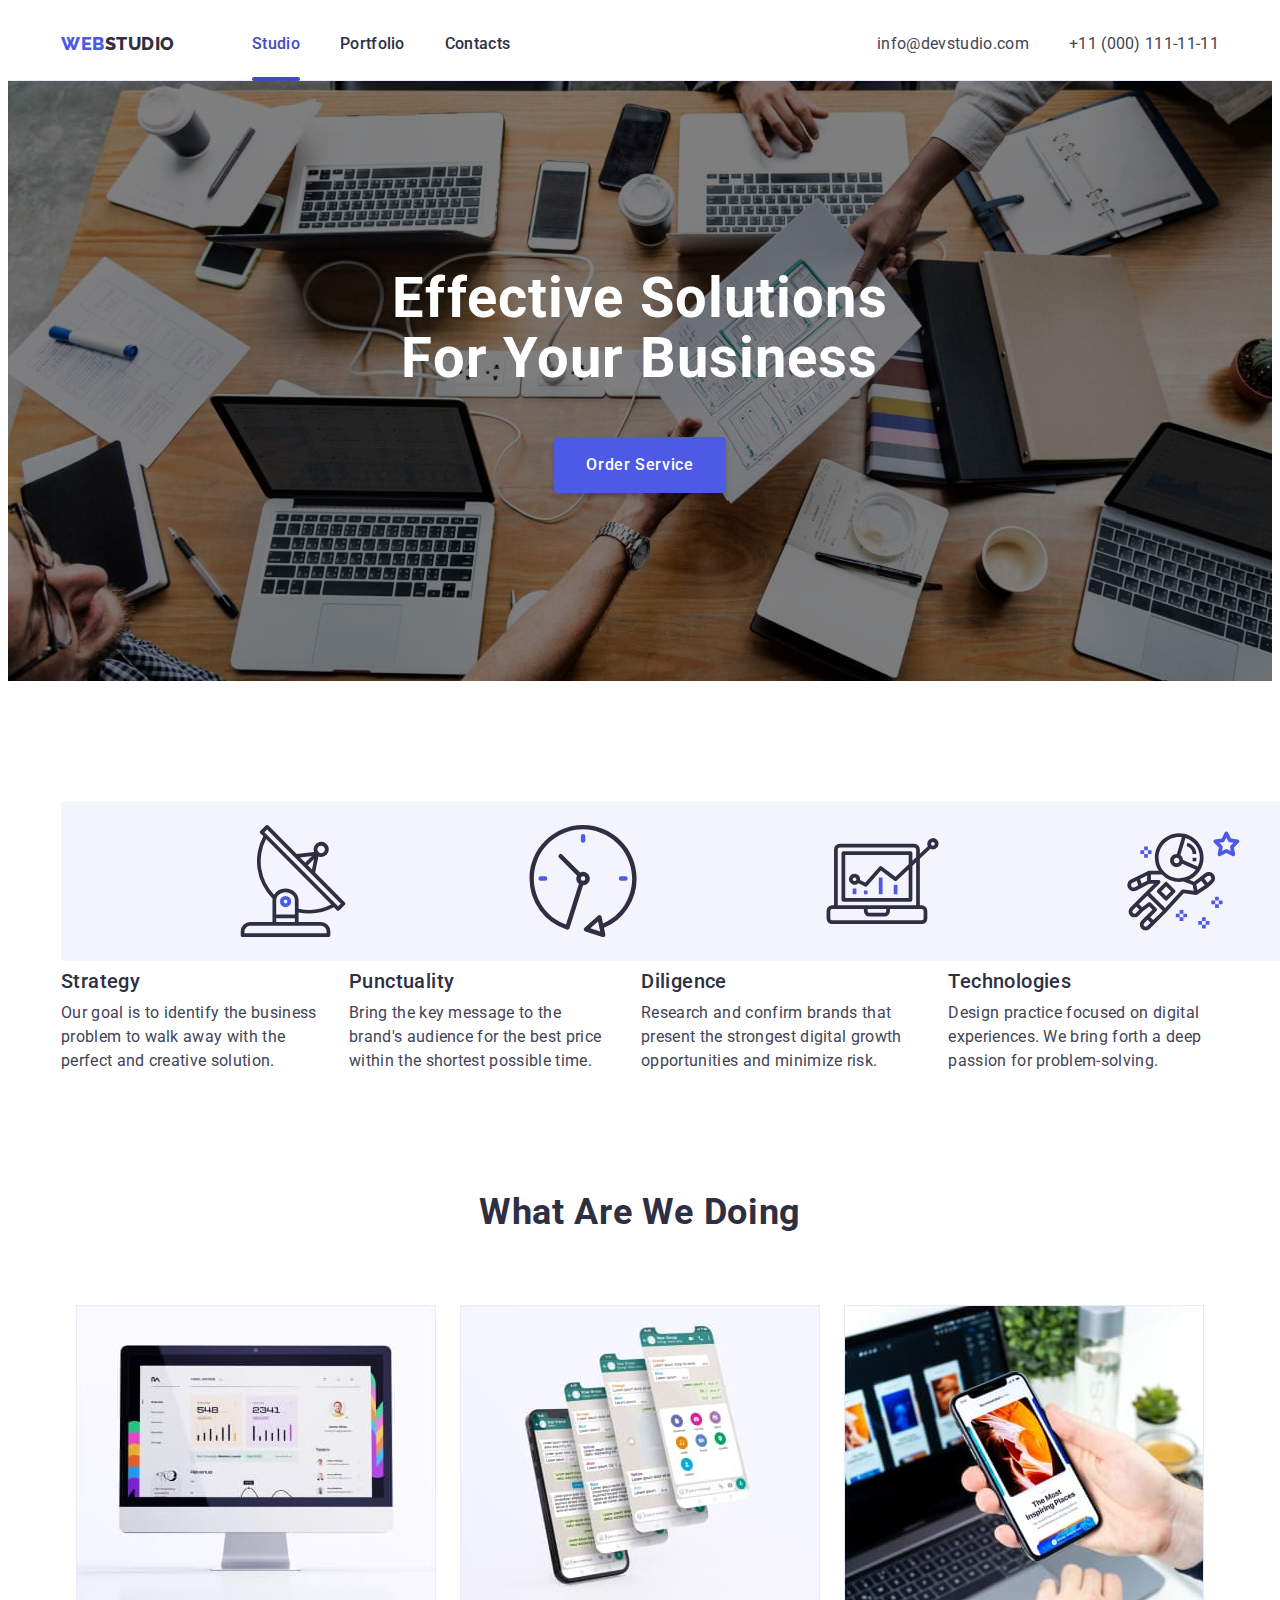
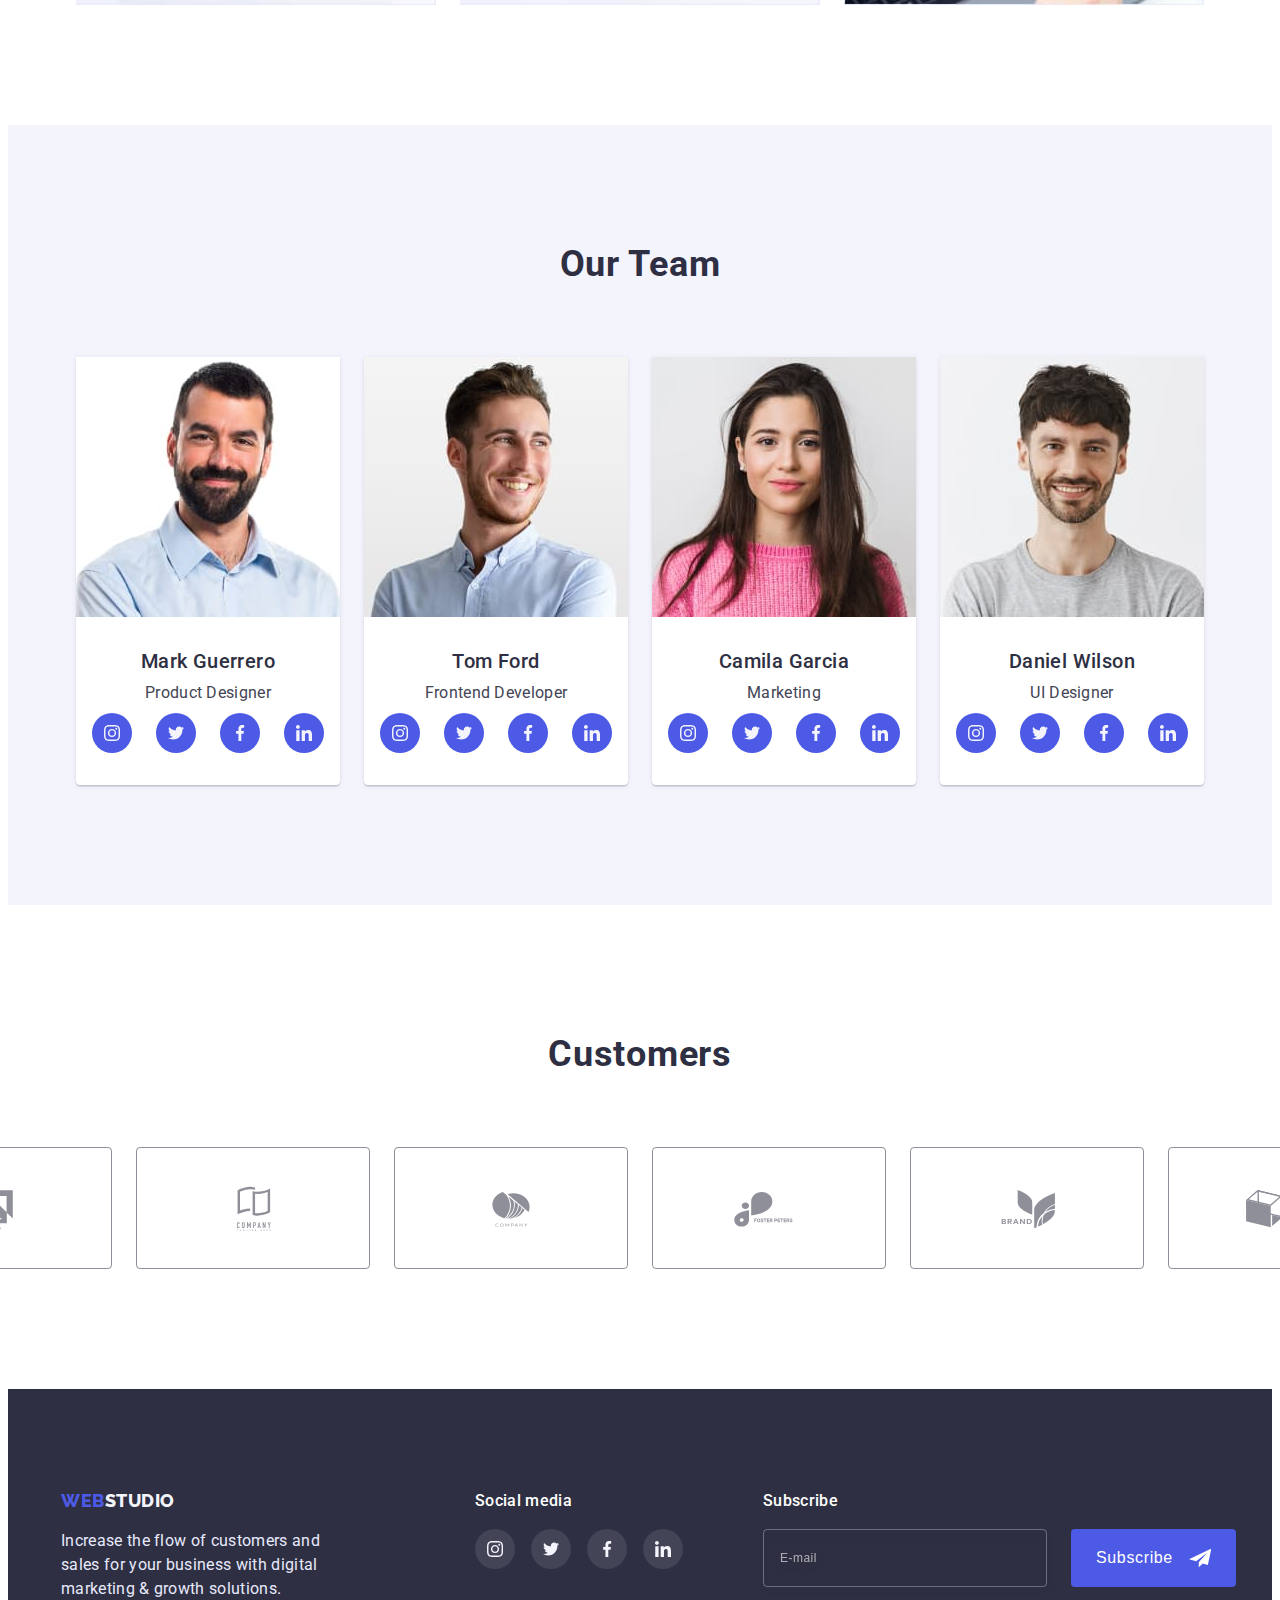
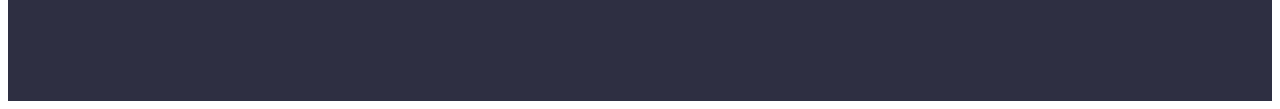
<file: index.html>
<!DOCTYPE html>
<html lang="en">
  <head>
    <meta charset="UTF-8" />
    <meta http-equiv="X-UA-Compatible" content="IE=edge" />
    <meta name="viewport" content="width=device-width, initial-scale=1.0" />
    <title>WEBSTUDIO</title>
    <link rel="preconnect" href="https://fonts.googleapis.com" />
    <link rel="preconnect" href="https://fonts.gstatic.com" crossorigin />
    <link
      href="https://fonts.googleapis.com/css2?family=Raleway:wght@800&family=Roboto:wght@400;500;700;900&display=swap"
      rel="stylesheet"
    />
    <link
      rel="stylesheet"
      href="https://cdnjs.cloudflare.com/ajax/libs/modern-normalize/1.1.0/modern-normalize.min.css"
      integrity="sha512-wpPYUAdjBVSE4KJnH1VR1HeZfpl1ub8YT/NKx4PuQ5NmX2tKuGu6U/JRp5y+Y8XG2tV+wKQpNHVUX03MfMFn9Q=="
      crossorigin="anonymous"
      referrerpolicy="no-referrer"
    />
    <link rel="stylesheet" href="./css/styles.css" />
  </head>
  <body>
    <!--Header-->
    <header class="header">
      <div class="container header-container">
        <nav class="navigation">
          <a class="logo link" href="./index.html"
            >Web<span class="logo-studio">Studio</span></a
          >
          <ul class="menu list">
            <li class="menu-item">
              <a class="menu-link current link" href="./index.html">Studio</a>
            </li>
            <li class="menu-item">
              <a class="menu-link link" href="./portfolio.html">Portfolio</a>
            </li>
            <li class="menu-item">
              <a class="menu-link link" href="">Contacts</a>
            </li>
          </ul>
        </nav>
        <address class="address">
          <ul class="contacts list">
            <li class="contacts-item">
              <a class="contacts-link link" href="mailto:info@devstudio.com"
                >info@devstudio.com</a
              >
            </li>
            <li class="contacts-item">
              <a class="contacts-link link" href="tel:+110001111111"
                >+11 (000) 111-11-11</a
              >
            </li>
          </ul>
        </address>
      </div>
    </header>
    <!--Main Page-->
    <main>
      <!--HERO-->
      <section class="hero">
        <div class="container hero-container">
          <h1 class="hero-title">Effective solutions for your business</h1>
          <button class="hero-btn hero-btn-text" type="button" data-modal-open>
            Order service
          </button>
        </div>
      </section>
      <!--Advantages-->
      <section class="advantages">
        <div class="container">
          <h2 class="visualy-hidden">Advantages</h2>
          <ul class="adv-list list">
            <li class="adv-list-item">
              <svg class="adv-icon" width="64" height="64">
                <use href="./images/sprite.svg#icon-antenna"></use>
              </svg>
              <h3 class="adv-list-title">Strategy</h3>
              <p class="adv-list-text">
                Our goal is to identify the business problem to walk away with
                the perfect and creative solution.
              </p>
            </li>
            <li class="adv-list-item">
              <svg class="adv-icon" width="64" height="64">
                <use href="./images/sprite.svg#icon-clock"></use>
              </svg>
              <h3 class="adv-list-title">Punctuality</h3>
              <p class="adv-list-text">
                Bring the key message to the brand's audience for the best price
                within the shortest possible time.
              </p>
            </li>
            <li class="adv-list-item">
              <svg class="adv-icon" width="64" height="64">
                <use href="./images/sprite.svg#icon-diagram"></use>
              </svg>
              <h3 class="adv-list-title">Diligence</h3>
              <p class="adv-list-text">
                Research and confirm brands that present the strongest digital
                growth opportunities and minimize risk.
              </p>
            </li>
            <li class="adv-list-item">
              <svg class="adv-icon" width="64" height="64">
                <use href="./images/sprite.svg#icon-astronaut"></use>
              </svg>
              <h3 class="adv-list-title">Technologies</h3>
              <p class="adv-list-text">
                Design practice focused on digital experiences. We bring forth a
                deep passion for problem-solving.
              </p>
            </li>
          </ul>
        </div>
      </section>

      <!--Our Works-->
      <section class="our-works">
        <div class="container container-our-works">
          <h2 class="section-title">What are we doing</h2>
          <ul class="our-works-list list">
            <li><img src="./images/img1.jpg" alt="img1" width="360" /></li>
            <li><img src="./images/img2.jpg" alt="img2" width="360" /></li>
            <li><img src="./images/img3.jpg" alt="img3" width="360" /></li>
          </ul>
        </div>
      </section>

      <!--Our Team-->
      <section class="team">
        <div class="container">
          <h2 class="section-title">Our Team</h2>
          <ul class="team-list list">
            <li class="team-list-item">
              <img
                src="./images/img4.jpg"
                alt="Mark Guerrero"
                width="264"
                height="260"
              />
              <div class="team-card">
                <h3 class="team-member">Mark Guerrero</h3>
                <p class="team-member-discr">Product Designer</p>
                <ul class="social-list list">
                  <li class="social-list-item">
                    <a href="" class="social-list-link link">
                      <svg class="social-list-icon" width="16" height="16">
                        <use href="./images/sprite.svg#icon-inst"></use>
                      </svg>
                    </a>
                  </li>
                  <li class="social-list-item">
                    <a href="" class="social-list-link link">
                      <svg class="social-list-icon" width="16" height="16">
                        <use href="./images/sprite.svg#icon-twit"></use>
                      </svg>
                    </a>
                  </li>
                  <li class="social-list-item">
                    <a href="" class="social-list-link link">
                      <svg class="social-list-icon" width="16" height="16">
                        <use href="./images/sprite.svg#icon-fb"></use>
                      </svg>
                    </a>
                  </li>
                  <li class="social-list-item">
                    <a href="" class="social-list-link link">
                      <svg class="social-list-icon" width="16" height="16">
                        <use href="./images/sprite.svg#icon-in"></use>
                      </svg>
                    </a>
                  </li>
                </ul>
              </div>
            </li>
            <li class="team-list-item">
              <img
                src="./images/img5.jpg"
                alt="Tom Ford"
                width="264"
                height="260"
              />
              <div class="team-card">
                <h3 class="team-member">Tom Ford</h3>
                <p class="team-member-discr">Frontend Developer</p>
                <ul class="social-list list">
                  <li class="social-list-item">
                    <a href="" class="social-list-link link">
                      <svg class="social-list-icon" width="16" height="16">
                        <use href="./images/sprite.svg#icon-inst"></use>
                      </svg>
                    </a>
                  </li>
                  <li class="social-list-item">
                    <a href="" class="social-list-link link">
                      <svg class="social-list-icon" width="16" height="16">
                        <use href="./images/sprite.svg#icon-twit"></use>
                      </svg>
                    </a>
                  </li>
                  <li class="social-list-item">
                    <a href="" class="social-list-link link">
                      <svg class="social-list-icon" width="16" height="16">
                        <use href="./images/sprite.svg#icon-fb"></use>
                      </svg>
                    </a>
                  </li>
                  <li class="social-list-item">
                    <a href="" class="social-list-link link">
                      <svg class="social-list-icon" width="16" height="16">
                        <use href="./images/sprite.svg#icon-in"></use>
                      </svg>
                    </a>
                  </li>
                </ul>
              </div>
            </li>
            <li class="team-list-item">
              <img
                src="./images/img6.jpg"
                alt="Camila Garcia"
                width="264"
                height="260"
              />
              <div class="team-card">
                <h3 class="team-member">Camila Garcia</h3>
                <p class="team-member-discr">Marketing</p>
                <ul class="social-list list">
                  <li class="social-list-item">
                    <a href="" class="social-list-link link">
                      <svg class="social-list-icon" width="16" height="16">
                        <use href="./images/sprite.svg#icon-inst"></use>
                      </svg>
                    </a>
                  </li>
                  <li class="social-list-item">
                    <a href="" class="social-list-link link">
                      <svg class="social-list-icon" width="16" height="16">
                        <use href="./images/sprite.svg#icon-twit"></use>
                      </svg>
                    </a>
                  </li>
                  <li class="social-list-item">
                    <a href="" class="social-list-link link">
                      <svg class="social-list-icon" width="16" height="16">
                        <use href="./images/sprite.svg#icon-fb"></use>
                      </svg>
                    </a>
                  </li>
                  <li class="social-list-item">
                    <a href="" class="social-list-link link">
                      <svg class="social-list-icon" width="16" height="16">
                        <use href="./images/sprite.svg#icon-in"></use>
                      </svg>
                    </a>
                  </li>
                </ul>
              </div>
            </li>
            <li class="team-list-item">
              <img
                src="./images/img7.jpg"
                alt="Daniel Wilson"
                width="264"
                height="260"
              />
              <div class="team-card">
                <h3 class="team-member">Daniel Wilson</h3>
                <p class="team-member-discr">UI Designer</p>
                <ul class="social-list list">
                  <li class="social-list-item">
                    <a href="" class="social-list-link link">
                      <svg class="social-list-icon" width="16" height="16">
                        <use href="./images/sprite.svg#icon-inst"></use>
                      </svg>
                    </a>
                  </li>
                  <li class="social-list-item">
                    <a href="" class="social-list-link link">
                      <svg class="social-list-icon" width="16" height="16">
                        <use href="./images/sprite.svg#icon-twit"></use>
                      </svg>
                    </a>
                  </li>
                  <li class="social-list-item">
                    <a href="" class="social-list-link link">
                      <svg class="social-list-icon" width="16" height="16">
                        <use href="./images/sprite.svg#icon-fb"></use>
                      </svg>
                    </a>
                  </li>
                  <li class="social-list-item">
                    <a href="" class="social-list-link link">
                      <svg class="social-list-icon" width="16" height="16">
                        <use href="./images/sprite.svg#icon-in"></use>
                      </svg>
                    </a>
                  </li>
                </ul>
              </div>
            </li>
          </ul>
        </div>
      </section>

      <!--CUSTOMERS-->
      <section class="customers">
        <div class="container">
          <h2 class="section-title">Customers</h2>
          <ul class="list customers-list">
            <li class="customers-list-item list">
              <a href="" class="customers-link link">
                <svg class="customers-icon" width="168" height="88">
                  <use href="./images/sprite.svg#icon-client-1"></use>
                </svg>
              </a>
            </li>
            <li class="customers-list-item list">
              <a href="" class="customers-link link">
                <svg class="customers-icon" width="168" height="88">
                  <use href="./images/sprite.svg#icon-client-2"></use>
                </svg>
              </a>
            </li>
            <li class="customers-list-item list">
              <a href="" class="customers-link link">
                <svg class="customers-icon" width="168" height="88">
                  <use href="./images/sprite.svg#icon-client-3"></use>
                </svg>
              </a>
            </li>
            <li class="customers-list-item list">
              <a href="" class="customers-link link">
                <svg class="customers-icon" width="168" height="88">
                  <use href="./images/sprite.svg#icon-client-4"></use>
                </svg>
              </a>
            </li>
            <li class="customers-list-item list">
              <a href="" class="customers-link link">
                <svg class="customers-icon" width="168" height="88">
                  <use href="./images/sprite.svg#icon-client-5"></use>
                </svg>
              </a>
            </li>
            <li class="customers-list-item list">
              <a href="" class="customers-link link">
                <svg class="customers-icon" width="168" height="88">
                  <use href="./images/sprite.svg#icon-client-6"></use>
                </svg>
              </a>
            </li>
          </ul>
        </div>
      </section>
    </main>
    <!--Footer-->
    <footer class="footer">
      <div class="footer-container container">
        <div class="footer-info">
          <a class="logo link" href="./index.html"
            >Web<span class="logo-studio-footer">Studio</span></a
          >
          <p class="footer-text">
            Increase the flow of customers and sales for your business with
            digital marketing & growth solutions.
          </p>
        </div>
        <div class="footer-social-media">
          <p class="footer-title">Social media</p>
          <ul class="footer-social-list list">
            <li class="footer-social-list-item">
              <a href="" class="footer-social-list-link link">
                <svg class="footer-social-list-icon" width="16" height="16">
                  <use href="./images/sprite.svg#icon-inst"></use>
                </svg>
              </a>
            </li>
            <li class="footer-social-list-item">
              <a href="" class="footer-social-list-link link">
                <svg class="footer-social-list-icon" width="16" height="16">
                  <use href="./images/sprite.svg#icon-twit"></use>
                </svg>
              </a>
            </li>
            <li class="footer-social-list-item">
              <a href="" class="footer-social-list-link link">
                <svg class="footer-social-list-icon" width="16" height="16">
                  <use href="./images/sprite.svg#icon-fb"></use>
                </svg>
              </a>
            </li>
            <li class="footer-social-list-item">
              <a href="" class="footer-social-list-link link">
                <svg class="footer-social-list-icon" width="16" height="16">
                  <use href="./images/sprite.svg#icon-in"></use>
                </svg>
              </a>
            </li>
          </ul>
        </div>
        <div class="footer-subscription">
          <p class="footer-title">Subscribe</p>
          <form class="subscription-form">
            <label class="subscribe-label">
              <input
                type="email"
                class="subscription-input"
                name="user_email"
                placeholder="E-mail"
                required
              />
            </label>
            <button type="submit" class="subscription-btn">
              Subscribe<svg class="subscribe-icon" width="24" height="20">
                <use href="./images/sprite.svg#icon-send"></use>
              </svg>
            </button>
          </form>
        </div>
      </div>
    </footer>

    <!--MODAL-->
    <div class="backdrop is-hidden" data-modal>
      <div class="modal">
        <button type="button" class="modal-close-btn" data-modal-close>
          <svg class="close-icon" width="8" height="8">
            <use href="./images/sprite.svg#icon-close-icon"></use>
          </svg>
        </button>
        <p class="modal-data">Leave your contacts and we will call you back</p>

        <form class="modal-form">
          <label class="form-label">
            <span class="label-text">Name</span>
            <span class="input-container">
              <input
                type="text"
                class="form-input"
                name="user_name"
                required
                pattern="^[a-zA-Z]+$"
                minlength="2"
              />
              <svg class="input-icon" width="18" height="24">
                <use href="./images/sprite.svg#icon-name-icon"></use>
              </svg>
            </span>
          </label>

          <label class="form-label">
            <span class="label-text">Phone</span>
            <span class="input-container">
              <input
                type="tel"
                class="form-input"
                name="user_phone"
                required
                pattern="[0-9]{3}-[0-9]{3}-[0-9]{2}-[0-9]{2}"
                title="xxx-xxx-xx-xx"
              />
              <svg class="input-icon" width="18" height="24">
                <use href="./images/sprite.svg#icon-phone-icon"></use>
              </svg>
            </span>
          </label>

          <label class="form-label">
            <span class="label-text">Email</span>
            <span class="input-container">
              <input
                type="email"
                class="form-input"
                name="user_email"
                required
              />
              <svg class="input-icon" width="18" height="24">
                <use href="./images/sprite.svg#icon-email-icon"></use>
              </svg>
            </span>
          </label>

          <label class="form-label comment">
            <span class="label-text">Comment</span>
            <textarea
              class="form-comment"
              name="user_comment"
              placeholder="Text input"
            ></textarea>
          </label>

          <input
            id="user-policy"
            class="form-checkbox visualy-hidden"
            type="checkbox"
            name="user_policy"
            required
          />

          <label for="user-policy" class="label-checkbox"
            ><span
              ><svg class="check-icon" width="10" height="8">
                <use href="./images/sprite.svg#icon-check"></use></svg
            ></span>
            I accept the terms and conditions of the
            <a href="" class="contract-terms">Privacy Policy</a>
          </label>

          <button type="submit" class="modal-submit-btn">Send</button>
        </form>
      </div>
    </div>
    <script src="./js/modal.js"></script>
  </body>
</html>
</file>
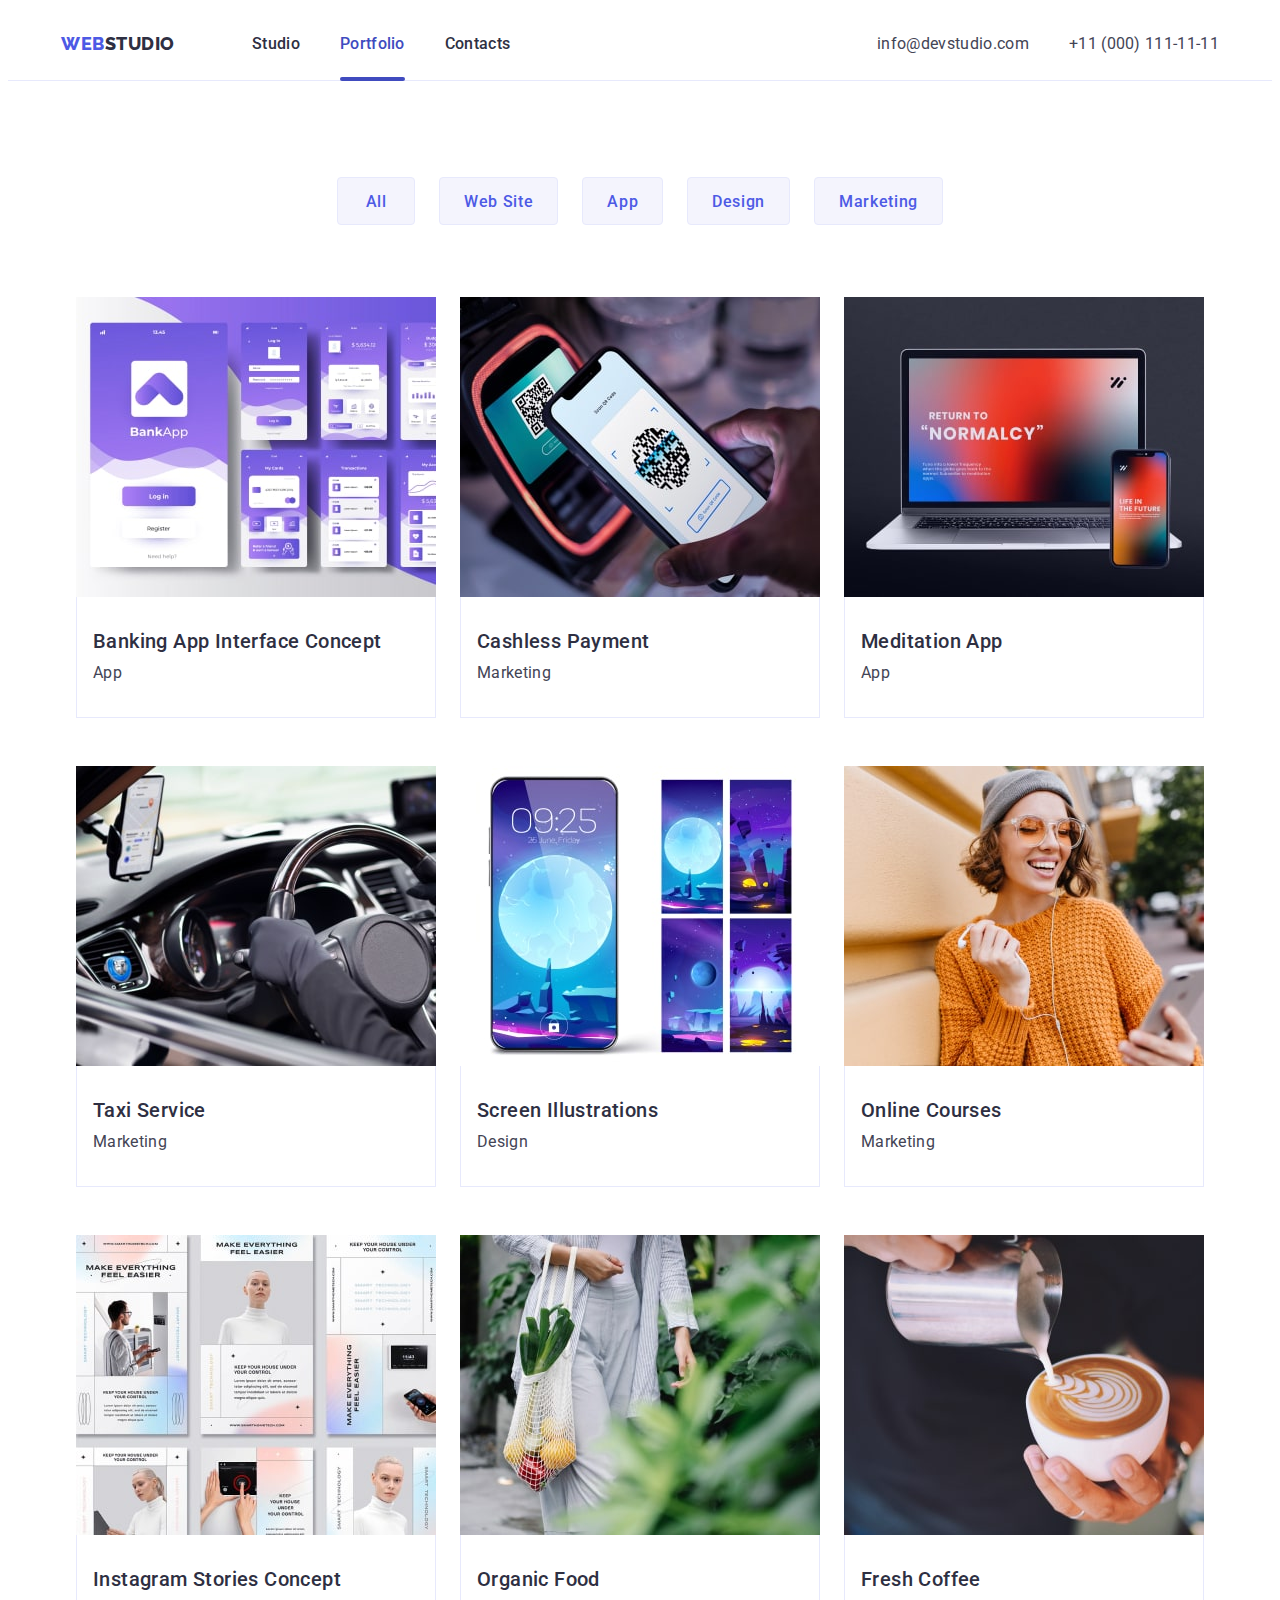
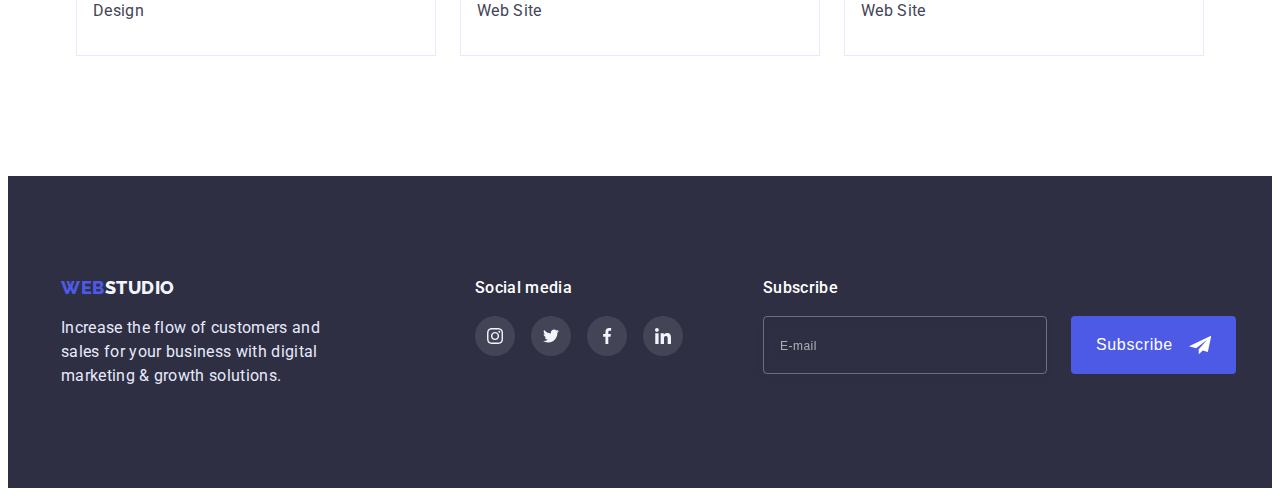
<file: portfolio.html>
<!DOCTYPE html>
<html lang="en">
  <head>
    <meta charset="UTF-8" />
    <meta http-equiv="X-UA-Compatible" content="IE=edge" />
    <meta name="viewport" content="width=device-width, initial-scale=1.0" />
    <title>PORTFOLIO</title>
    <link rel="preconnect" href="https://fonts.googleapis.com" />
    <link rel="preconnect" href="https://fonts.gstatic.com" crossorigin />
    <link
      href="https://fonts.googleapis.com/css2?family=Raleway:wght@800&family=Roboto:wght@400;500;700;900&display=swap"
      rel="stylesheet"
    />
    <link
      rel="stylesheet"
      href="https://cdnjs.cloudflare.com/ajax/libs/modern-normalize/1.1.0/modern-normalize.min.css"
      integrity="sha512-wpPYUAdjBVSE4KJnH1VR1HeZfpl1ub8YT/NKx4PuQ5NmX2tKuGu6U/JRp5y+Y8XG2tV+wKQpNHVUX03MfMFn9Q=="
      crossorigin="anonymous"
      referrerpolicy="no-referrer"
    />
    <link rel="stylesheet" href="./css/styles.css" />
  </head>
  <body>
    <!--Header-->
    <header class="header">
      <div class="container header-container">
        <nav class="navigation">
          <a class="logo link" href="./index.html"
            >Web<span class="logo-studio">Studio</span></a
          >
          <ul class="menu list">
            <li class="menu-item">
              <a class="menu-link link" href="./index.html">Studio</a>
            </li>
            <li class="menu-item">
              <a class="menu-link current link" href="./portfolio.html"
                >Portfolio</a
              >
            </li>
            <li class="menu-item">
              <a class="menu-link link" href="">Contacts</a>
            </li>
          </ul>
        </nav>
        <address class="address">
          <ul class="contacts list">
            <li class="contacts-item">
              <a class="contacts-link link" href="mailto:info@devstudio.com"
                >info@devstudio.com</a
              >
            </li>
            <li class="contacts-item">
              <a class="contacts-link link" href="tel:+110001111111"
                >+11 (000) 111-11-11</a
              >
            </li>
          </ul>
        </address>
      </div>
    </header>

    <!--Main Page-->
    <main>
      <section class="portfolio">
        <h1 class="visualy-hidden">Portfolio</h1>
        <div class="portfolio-container container">
          <ul class="portfolio-list list">
            <li class="portfolio-list-item">
              <button class="portfolio-btn" type="button">All</button>
            </li>
            <li class="portfolio-list-item">
              <button class="portfolio-btn" type="button">Web Site</button>
            </li>
            <li class="portfolio-list-item">
              <button class="portfolio-btn" type="button">App</button>
            </li>
            <li class="portfolio-list-item">
              <button class="portfolio-btn" type="button">Design</button>
            </li>
            <li class="portfolio-list-item">
              <button class="portfolio-btn" type="button">Marketing</button>
            </li>
          </ul>

          <ul class="gallery-list list">
            <li class="gallery-card">
              <a class="card-link link" href="">
                <div class="card-cover">
                  <img
                    src="./images-projects/card1-1.jpg"
                    alt="Banking App Interface Concept"
                    width="360"
                    height="300"
                  />
                  <p class="card-cover-text">
                    14 Stylish and User-Friendly App Design Concepts · Task
                    Manager App · Calorie Tracker App · Exotic Fruit Ecommerce
                    App · Cloud Storage App
                  </p>
                </div>
                <div class="card-info">
                  <h2 class="card-title">Banking App Interface Concept</h2>
                  <p class="card-text">App</p>
                </div></a
              >
            </li>
            <li class="gallery-card">
              <a class="card-link link" href="">
                <div class="card-cover">
                  <img
                    src="./images-projects/card1-2.jpg"
                    alt="Cashless Payment"
                    width="360"
                    height="300"
                  />
                  <p class="card-cover-text">
                    14 Stylish and User-Friendly App Design Concepts · Task
                    Manager App · Calorie Tracker App · Exotic Fruit Ecommerce
                    App · Cloud Storage App
                  </p>
                </div>
                <div class="card-info">
                  <h2 class="card-title">Cashless Payment</h2>
                  <p class="card-text">Marketing</p>
                </div></a
              >
            </li>
            <li class="gallery-card">
              <a class="card-link link" href="">
                <div class="card-cover">
                  <img
                    src="./images-projects/card1-3.jpg"
                    alt="Meditation App"
                    width="360"
                    height="300"
                  />
                  <p class="card-cover-text">
                    14 Stylish and User-Friendly App Design Concepts · Task
                    Manager App · Calorie Tracker App · Exotic Fruit Ecommerce
                    App · Cloud Storage App
                  </p>
                </div>
                <div class="card-info">
                  <h2 class="card-title">Meditation App</h2>
                  <p class="card-text">App</p>
                </div></a
              >
            </li>
            <li class="gallery-card">
              <a class="card-link link" href="">
                <div class="card-cover">
                  <img
                    src="./images-projects/card2-1.jpg"
                    alt="Taxi Service"
                    width="360"
                    height="300"
                  />
                  <p class="card-cover-text">
                    14 Stylish and User-Friendly App Design Concepts · Task
                    Manager App · Calorie Tracker App · Exotic Fruit Ecommerce
                    App · Cloud Storage App
                  </p>
                </div>
                <div class="card-info">
                  <h2 class="card-title">Taxi Service</h2>
                  <p class="card-text">Marketing</p>
                </div></a
              >
            </li>
            <li class="gallery-card">
              <a class="card-link link" href="">
                <div class="card-cover">
                  <img
                    src="./images-projects/card2-2.jpg"
                    alt="Screen Illustrations"
                    width="360"
                    height="300"
                  />
                  <p class="card-cover-text">
                    14 Stylish and User-Friendly App Design Concepts · Task
                    Manager App · Calorie Tracker App · Exotic Fruit Ecommerce
                    App · Cloud Storage App
                  </p>
                </div>
                <div class="card-info">
                  <h2 class="card-title">Screen Illustrations</h2>
                  <p class="card-text">Design</p>
                </div></a
              >
            </li>
            <li class="gallery-card">
              <a class="card-link link" href="">
                <div class="card-cover">
                  <img
                    src="./images-projects/card2-3.jpg"
                    alt="Online Courses"
                    width="360"
                    height="300"
                  />
                  <p class="card-cover-text">
                    14 Stylish and User-Friendly App Design Concepts · Task
                    Manager App · Calorie Tracker App · Exotic Fruit Ecommerce
                    App · Cloud Storage App
                  </p>
                </div>
                <div class="card-info">
                  <h2 class="card-title">Online Courses</h2>
                  <p class="card-text">Marketing</p>
                </div></a
              >
            </li>
            <li class="gallery-card">
              <a class="card-link link" href="">
                <div class="card-cover">
                  <img
                    src="./images-projects/card3-1.jpg"
                    alt="Instagram Stories Concept"
                    width="360"
                    height="300"
                  />
                  <p class="card-cover-text">
                    14 Stylish and User-Friendly App Design Concepts · Task
                    Manager App · Calorie Tracker App · Exotic Fruit Ecommerce
                    App · Cloud Storage App
                  </p>
                </div>
                <div class="card-info">
                  <h2 class="card-title">Instagram Stories Concept</h2>
                  <p class="card-text">Design</p>
                </div></a
              >
            </li>
            <li class="gallery-card">
              <a class="card-link link" href="">
                <div class="card-cover">
                  <img
                    src="./images-projects/card3-2.jpg"
                    alt="Organic Food"
                    width="360"
                    height="300"
                  />
                  <p class="card-cover-text">
                    14 Stylish and User-Friendly App Design Concepts · Task
                    Manager App · Calorie Tracker App · Exotic Fruit Ecommerce
                    App · Cloud Storage App
                  </p>
                </div>
                <div class="card-info">
                  <h2 class="card-title">Organic Food</h2>
                  <p class="card-text">Web Site</p>
                </div></a
              >
            </li>
            <li class="gallery-card">
              <a class="card-link link" href="">
                <div class="card-cover">
                  <img
                    src="./images-projects/card3-3.jpg"
                    alt="Fresh Coffee"
                    width="360"
                    height="300"
                  />
                  <p class="card-cover-text">
                    14 Stylish and User-Friendly App Design Concepts · Task
                    Manager App · Calorie Tracker App · Exotic Fruit Ecommerce
                    App · Cloud Storage App
                  </p>
                </div>
                <div class="card-info">
                  <h2 class="card-title">Fresh Coffee</h2>
                  <p class="card-text">Web Site</p>
                </div></a
              >
            </li>
          </ul>
        </div>
      </section>
    </main>
    <!--Footer-->
    <footer class="footer">
      <div class="footer-container container">
        <div class="footer-info">
          <a class="logo link" href="./index.html"
            >Web<span class="logo-studio-footer">Studio</span></a
          >
          <p class="footer-text">
            Increase the flow of customers and sales for your business with
            digital marketing & growth solutions.
          </p>
        </div>
        <div class="footer-social-media">
          <p class="footer-title">Social media</p>
          <ul class="footer-social-list list">
            <li class="footer-social-list-item">
              <a href="" class="footer-social-list-link link">
                <svg class="footer-social-list-icon" width="16" height="16">
                  <use href="./images/sprite.svg#icon-inst"></use>
                </svg>
              </a>
            </li>
            <li class="footer-social-list-item">
              <a href="" class="footer-social-list-link link">
                <svg class="footer-social-list-icon" width="16" height="16">
                  <use href="./images/sprite.svg#icon-twit"></use>
                </svg>
              </a>
            </li>
            <li class="footer-social-list-item">
              <a href="" class="footer-social-list-link link">
                <svg class="footer-social-list-icon" width="16" height="16">
                  <use href="./images/sprite.svg#icon-fb"></use>
                </svg>
              </a>
            </li>
            <li class="footer-social-list-item">
              <a href="" class="footer-social-list-link link">
                <svg class="footer-social-list-icon" width="16" height="16">
                  <use href="./images/sprite.svg#icon-in"></use>
                </svg>
              </a>
            </li>
          </ul>
        </div>
        <div class="footer-subscription">
          <p class="footer-title">Subscribe</p>
          <form class="subscription-form">
            <label class="subscribe-label">
              <input
                type="email"
                class="subscription-input"
                name="user_email"
                placeholder="E-mail"
                required
              />
            </label>
            <button type="submit" class="subscription-btn">
              Subscribe<svg class="subscribe-icon" width="24" height="20">
                <use href="./images/sprite.svg#icon-send"></use>
              </svg>
            </button>
          </form>
        </div>
      </div>
    </footer>

  </body>
</html>
</file>
<file: css/styles.css>
:root {
  --primary-text-color: #434455;
  --title-text-color: #2e2f42;
  --primary-bg-color: #fff;
  --second-bg-color: #2e2f42;
  --line-height: 1.5;
  --general-letter-spacing: 0.02em;
  --general-align-items: center;
  --flex-main-gap: 40px;
  --flex-list-gap: 24px;
  --timing-fn: cubic-bezier(0.4, 0, 0.2, 1);
}

body {
  font-family: "Roboto", sans-serif;
  color: var(--primary-text-color);
}

img {
  display: block;
}

p,
h1,
h2,
h3,
h4,
h5,
h6 {
  margin: 0;
}

ul {
  padding-left: 0;
  margin: 0;
}

button {
  cursor: pointer;
}

address {
  font-style: normal;
}

ul {
  font-style: normal;
  list-style: none;
  padding: 0;
  margin: 0;
}

.link {
  text-decoration: none;
}

.container {
  width: 1158px;
  margin: 0 auto;
  padding-left: 15px;
  padding-right: 15px;
}

/**HEADER*/
.header {
  border-bottom: 1px solid #e7e9fc;
}

.header-container {
  display: flex;
  align-items: var(--general-align-items);
  justify-content: space-between;
}

.navigation {
  display: flex;
  justify-content: space-between;
  align-items: var(--general-align-items);
}

.logo {
  display: inline-block;
  font-family: "Raleway", sans-serif;
  font-style: normal;
  font-weight: 800;
  font-size: 18px;
  line-height: 1.33;
  letter-spacing: 0.03em;
  text-transform: uppercase;
  color: #4d5ae5;
  width: 115px;
  height: 24px;
}

.logo-studio {
  color: var(--title-text-color);
}

.menu {
  display: flex;
  gap: var(--flex-main-gap);
  padding: 0;
  margin-left: 76px;
  transition: 250ms var(--timing-fn);
}

.menu-link {
  display: block;
  font-weight: 500;
  font-size: 16px;
  line-height: var(--line-height);
  letter-spacing: var(--general-letter-spacing);
  color: var(--title-text-color);
  padding-top: 24px;
  padding-bottom: 24px;
  transition: 250ms var(--timing-fn);
}

.menu-link:hover,
.menu-link:focus,
.menu-link:active {
  color: #404bbf;
}

.current {
  position: relative;
  color: #404bbf;
}

.current::after {
  content: "";
  position: absolute;
  left: 0;
  bottom: -1px;
  display: block;
  width: 100%;
  height: 4px;
  background: #404bbf;
  border-radius: 2px;
}

.contacts {
  display: flex;
  margin-left: auto;
  align-items: var(--general-align-items);
  gap: var(--flex-main-gap);
  transition: 250ms var(--timing-fn);
}

.address {
  font-style: normal;
}

.contacts-link {
  display: block;
  font-weight: 400;
  font-size: 16px;
  line-height: var(--line-height);
  letter-spacing: var(--general-letter-spacing);
  color: var(--primary-text-color);
  padding-top: 24px;
  padding-bottom: 24px;
}

.contacts-link:hover,
.contacts-link:focus {
  color: #404bbf;
}

/**HERO*/
.hero {
  background-color: var(--second-bg-color);
  padding-top: 188px;
  padding-bottom: 188px;
  padding-left: 0;
  margin-right: auto;
  margin-left: auto;
  max-width: 1440px;
  background-image: linear-gradient(rgba(0, 0, 0, 0.5), rgba(0, 0, 0, 0.5)),
    url("../images/hero.jpg");
  background-size: cover;
}

.hero-container {
  display: flex;
  flex-direction: column;
  align-items: var(--general-align-items);
  justify-content: center;
}

.hero-title {
  display: inline-block;
  font-size: 56px;
  line-height: 1.07;
  text-align: var(--general-align-items);
  letter-spacing: var(--general-letter-spacing);
  color: #ffffff;
  text-transform: capitalize;
  width: 496px;
  height: 120px;
  margin-bottom: 48px;
}

.hero-btn {
  display: inline-block;
  padding: 16px 32px;
  min-width: 169px;
  height: 56px;
  background-color: #4d5ae5;
  box-shadow: 0px 4px 4px rgba(0, 0, 0, 0.15);
  border-radius: 4px;
  border: none;
  cursor: pointer;
}

.hero-btn-text {
  font-family: inherit;
  font-weight: 500;
  font-size: 16px;
  line-height: var(--line-height);
  letter-spacing: 0.04em;
  color: #ffffff;
  text-transform: capitalize;
}

.hero-btn:hover,
.hero-btn:focus {
  background-color: #404bbf;
}

/**Advantages*/
.advantages {
  padding-top: 120px;
  padding-bottom: 120px;
}

.visualy-hidden {
  position: absolute;
  width: 1px;
  height: 1px;
  margin: -1px;
  border: 0;
  padding: 0;
  white-space: nowrap;
  clip-path: inset(100%);
  clip: rect(0 0 0 0);
  overflow: hidden;
}

.adv-list {
  display: flex;
  gap: var(--flex-list-gap);
}

.adv-list-title {
  font-weight: 500;
  font-size: 20px;
  line-height: 1.2;
  letter-spacing: var(--general-letter-spacing);
  color: var(--title-text-color);
  width: 264px;
  margin-top: 8px;
}

.adv-list-text {
  font-weight: 400;
  font-size: 16px;
  line-height: var(--line-height);
  letter-spacing: var(--general-letter-spacing);
  margin-top: 8px;
}

.adv-icon {
  display: flex;
  justify-content: center;
  align-items: center;
  gap: 24px;
  width: 100%;
  height: 112px;
  padding: 24px 100px;
  margin-bottom: 8px;
  background-color: #f4f4fd;
  border-radius: 4px;
}

/**Our Works*/
.our-works {
  padding-bottom: 120px;
}

.section-title {
  font-weight: 700;
  font-size: 36px;
  line-height: 1.11;
  text-align: var(--general-align-items);
  letter-spacing: var(--general-letter-spacing);
  text-transform: capitalize;
  color: var(--title-text-color);
  margin-bottom: 72px;
}

.our-works-list {
  display: flex;
  justify-content: center;
  gap: var(--flex-list-gap);
}

/**Our Team*/
.team {
  padding-top: 120px;
  padding-bottom: 120px;
  background-color: #f4f4fd;
}

.section-title {
  font-weight: 700;
  font-size: 36px;
  line-height: 1.11;
  text-align: var(--general-align-items);
  letter-spacing: var(--general-letter-spacing);
  text-transform: capitalize;
  color: var(--title-text-color);
  margin-bottom: 72px;
}

.team-card {
  padding: 32px 0px;
}

.team-list {
  display: flex;
  justify-content: center;
  gap: var(--flex-list-gap);
}

.team-list-item {
  box-shadow: 0px 1px 6px rgba(46, 47, 66, 0.08),
    0px 1px 1px rgba(46, 47, 66, 0.16), 0px 2px 1px rgba(46, 47, 66, 0.08);
  border-radius: 0px 0px 4px 4px;
  background-color: #ffffff;
}

.team-member {
  font-weight: 500;
  font-size: 20px;
  line-height: 1.2;
  letter-spacing: var(--general-letter-spacing);
  text-align: var(--general-align-items);
  color: var(--title-text-color);
}

.team-member-discr {
  font-size: 16px;
  line-height: var(--line-height);
  text-align: var(--general-align-items);
  letter-spacing: var(--general-letter-spacing);
  margin-top: 8px;
}

.social-list {
  display: flex;
  justify-content: center;
  gap: 24px;
  margin-top: 8px;
}

.social-list-link {
  display: flex;
  justify-content: center;
  align-items: var(--general-align-items);
  width: 40px;
  height: 40px;
  border-radius: 50%;
  background-color: #4d5ae5;
  transition: background-color 250ms var(--timing-fn);
}

.social-list-link:hover,
.social-list-link:focus {
  background-color: #404bbf;
}

.social-list-icon {
  transition: fill 250ms var(--timing-fn);
}

.social-list-icon {
  fill: #f4f4fd;
}

/**CUSTOMERS*/
.customers {
  padding-top: 130px;
  padding-bottom: 120px;
}

.customers-list {
  display: flex;
  justify-content: center;
  gap: 24px;
  margin-top: 72px;
}

.customers-link {
  display: flex;
  justify-content: center;
  align-items: var(--general-align-items);
  width: 168px;
  height: 88px;
  border: 1px solid #8e8f99;
  border-radius: 4px;
  gap: 24px;
  padding: 16px 32px;
  cursor: pointer;
  transition: 250ms var(--timing-fn);
}

.customers-icon {
  fill: #8e8f99;
}

.customers-link:hover,
.customers-link:focus {
  border: 1px solid #404bbf;
  color: #404bbf;
}

.customers-icon {
  transition: fill 250ms var(--timing-fn);
}

.customers-link:hover .customers-icon,
.customers-link:focus .customers-icon {
  fill: #404bbf;
}

/**FOOTER*/
.logo-studio-footer {
  color: #f4f4fd;
}

.footer {
  background-color: var(--second-bg-color);
  padding-top: 100px;
  padding-bottom: 100px;
}

.footer-container {
  display: flex;
}

.footer-info {
  width: 294px;
  margin-left: 0;
  margin-right: 120px;
}

.footer-text {
  font-weight: 400;
  font-size: 16px;
  line-height: var(--line-height);
  letter-spacing: var(--general-letter-spacing);
  color: #e7e9fc;
  margin-top: 16px;
}

.footer-social-media {
  width: 208px;
  margin-right: 80px;
}

.footer-title {
  font-weight: 500;
  font-size: 16px;
  line-height: var(--line-height);
  letter-spacing: var(--general-letter-spacing);
  color: #ffffff;
  margin-top: 0;
}

.footer-social-list {
  display: flex;
  gap: 16px;
  margin-top: 16px;
}

.footer-social-list-link {
  display: flex;
  justify-content: center;
  align-items: center;
  width: 40px;
  height: 40px;
  border-radius: 50%;
  background-color: rgba(255, 255, 255, 0.1);
  transition: background-color 250ms var(--timing-fn);
}

.footer-social-list-link:hover,
.footer-social-list-link:focus {
  background-color: #31d0aa;
}

.footer-social-list-icon {
  transition: fill 250ms var(--timing-fn);
}

.footer-social-list-icon {
  fill: #f4f4fd;
}

.footer-subscription {
  width: 453px;
}

.footer-title {
  font-size: 16px;
  line-height: var(--line-height);
  letter-spacing: var(--general-letter-spacing);
  color: #ffffff;
  margin-bottom: 16px;
}

.subscription-form {
  display: flex;
}

.subscription-input {
  min-width: 264px;
  height: 40px;
  background-color: transparent;
  border: 1px solid rgba(255, 255, 255, 0.3);
  filter: drop-shadow(0px 4px 4px rgba(0, 0, 0, 0.15));
  border-radius: 4px;
  padding-top: 8px;
  padding-bottom: 8px;
  padding-left: 16px;
  color: #ffffff;
}

.subscription-input::placeholder {
  font-weight: 400;
  font-size: 12px;
  line-height: 2;
  letter-spacing: 0.04em;
  color: rgba(255, 255, 255, 0.6);
}

.subscription-btn {
  display: flex;
  justify-content: center;
  align-items: center;
  min-width: 165px;
  padding: 8px 24px;
  gap: 16px;
  background: #4d5ae5;
  border-radius: 4px;
  font-weight: 500;
  font-size: 16px;
  line-height: var(--line-height);
  letter-spacing: 0.04em;
  color: #ffffff;
  border: 1px solid transparent;
  cursor: pointer;
  transition: background-color 250ms var(--timing-fn);
  margin-left: 24px;
}

.subscription-btn:hover,
.subscription-btn:focus {
  background-color: #404bbf;
  box-shadow: 0px 4px 4px rgba(0, 0, 0, 0.15);
}

.subscribe-icon {
  fill: #ffffff;
  transition: fill 250ms var(--timing-fn);
}

/**PORTFOLIO*/
.portfolio {
  padding-top: 96px;
  padding-bottom: 120px;
}

.portfolio-list {
  display: flex;
  justify-content: center;
  gap: var(--flex-list-gap);
  margin-bottom: 72px;
}

.portfolio-btn {
  font: inherit;
  font-weight: 500;
  font-size: 16px;
  line-height: var(--line-height);
  align-items: var(--general-align-items);
  text-align: var(--general-align-items);
  letter-spacing: 0.04em;
  padding: 12px 24px;
  min-width: 78px;
  height: 48px;
  color: #4d5ae5;
  background: #f4f4fd;
  border: 1px solid #e7e9fc;
  border-radius: 4px;
  cursor: pointer;
  transition: background-color 250ms var(--timing-fn),
    color 250ms var(--timing-fn);
}

.portfolio-btn:hover,
.portfolio-btn:focus,
.portfolio-btn:active {
  border-color: transparent;
  color: #ffffff;
  background-color: #404bbf;
  box-shadow: 0px 3px 1px rgba(0, 0, 0, 0.1), 0px 2px 1px rgba(0, 0, 0, 0.08),
    0px 2px 2px rgba(0, 0, 0, 0.12);
}

/**PORTFOLIO EXAMPLES*/
.gallery-list {
  display: flex;
  justify-content: center;
  column-gap: var(--flex-list-gap);
  row-gap: 48px;
  flex-wrap: wrap;
}

.gallery-card {
  width: 360px;
}

.card-link {
  display: block;
  transition: box-shadow 250ms var(--timing-fn);
}

.card-link:hover,
.card-link:focus {
  box-shadow: 0px 1px 6px rgba(46, 47, 66, 0.08),
    0px 1px 1px rgba(46, 47, 66, 0.16), 0px 2px 1px rgba(46, 47, 66, 0.08);
}

.card-link:hover .card-cover-text,
.card-link:focus .card-cover-text {
  transform: translateY(0);
}

.card-cover {
  position: relative;
  overflow: hidden;
}

.card-cover-text {
  position: absolute;
  top: 0;
  font-weight: 400;
  font-size: 16px;
  line-height: var(--line-height);
  letter-spacing: var(--general-letter-spacing);
  color: #f4f4fd;
  background-color: #4d5ae5;
  padding: 32px;
  height: 100%;
  transform: translateY(100%);
  transition: transform 250ms var(--timing-fn);
}

.card-info {
  padding: 32px 16px;
  border-right: 1px solid #e7e9fc;
  border-bottom: 1px solid #e7e9fc;
  border-left: 1px solid #e7e9fc;
}

.card-title {
  font-style: inherit;
  font-weight: 500;
  font-size: 20px;
  line-height: 1.2;
  letter-spacing: var(--general-letter-spacing);
  color: var(--title-text-color);
  text-transform: capitalize;
  margin-bottom: 8px;
}

.card-text {
  font-style: inherit;
  line-height: var(--line-height);
  letter-spacing: var(--general-letter-spacing);
  color: var(--primary-text-color);
}

/**MODAL*/
.backdrop {
  position: fixed;
  z-index: 100;
  top: 0;
  left: 0;
  width: 100%;
  height: 100%;
  background-color: rgba(46, 47, 66, 0.4);
  opacity: 1;
  transition: opacity 250ms var(--timing-fn), visability 250ms var(--timing-fn);
}

.backdrop.is-hidden {
  opacity: 0;
  visibility: hidden;
  pointer-events: none;
}

.backdrop.is-hidden .modal {
  transform: rotate(180deg);
}

.modal {
  position: absolute;
  top: 50%;
  left: 50%;
  transform: translate(-50%, -50%);
  width: 408px;
  min-height: 576px;
  background-color: #fcfcfc;
  box-shadow: 0px 1px 1px rgba(0, 0, 0, 0.14), 0px 1px 3px rgba(0, 0, 0, 0.12),
    0px 2px 1px rgba(0, 0, 0, 0.2);
  border-radius: 4px;
  transition: transform 250ms var(--timing-fn);
  padding: 72px 24px 24px 24px;
}

.modal-close-btn {
  position: absolute;
  top: 24px;
  right: 24px;
  display: flex;
  justify-content: center;
  align-items: center;
  width: 24px;
  height: 24px;
  border-radius: 50%;
  background-color: #e7e9fc;
  border: 1px solid rgba(0, 0, 0, 0.1);
  padding: 0;
  transition: background-color250ms var(--timing-fn);
}

.modal-close-btn:hover,
.modal-close-btn:focus {
  background-color: #404bbf;
}

.modal-close-btn:hover .close-icon,
.modal-close-btn:focus .close-icon {
  fill: #ffffff;
}

.close-icon {
  transition: fill 250ms var(--timing-fn);
}
.modal-data {
  margin-top: 0;
  margin-bottom: 16px;
  font-weight: 500;
  font-size: 16px;
  line-height: var(--line-height);
  text-align: var(--general-align-items);
  letter-spacing: var(--general-letter-spacing);
  color: #2e2f42;
}

.modal-form {
  display: flex;
  flex-direction: column;
}

.form-label {
  margin-bottom: 8px;
}

.label-text {
  display: block;
  font-weight: 400;
  font-size: 12px;
  line-height: 14px;
  letter-spacing: 0.04em;
  color: #8e8f99;
  margin-bottom: 4px;
}

.input-container {
  display: block;
  position: relative;
}

.input-icon {
  position: absolute;
  top: 50%;
  left: 16px;
  transform: translateY(-50%);
  transition: fill 250 ms var(--timing-fn);
}

.form-input {
  width: 100%;
  height: 40px;
  border: 1px solid rgba(33, 33, 33, 0.2);
  border-radius: 4px;
  padding-left: 38px;
  background-color: transparent;
  transition: border-color 250ms var(--timing-fn);
}

.form-input:focus {
  outline: none;
  border-color: #4d5ae5;
}

.form-input:focus + .input-icon {
  fill: #4d5ae5;
}

.form-comment {
  resize: none;
  width: 100%;
  height: 120px;
  padding: 8px 16px;
  border: 1px solid rgba(33, 33, 33, 0.2);
  border-radius: 4px;
  background-color: transparent;
  transition: border-color 250ms var(--timing-fn);
  margin-bottom: 16px;
}

.form-comment::placeholder {
  font-weight: 400;
  font-size: 12px;
  line-height: 14px;
  letter-spacing: 0.04em;
  color: rgba(117, 117, 117, 0.5);
}

.form-comment:focus {
  outline: none;
  border-color: #4d5ae5;
}

.label-checkbox {
  display: flex;
  align-items: baseline;
  gap: 8px;
  font-weight: 400;
  font-size: 12px;
  line-height: 14px;
  letter-spacing: 0.04em;
  color: #757575;
  margin-bottom: 24px;
}

.label-checkbox span {
  width: 16px;
  height: 16px;
  cursor: pointer;
  border: 1px solid #2e2f42;
  border-radius: 2px;
  display: flex;
  align-items: center;
  justify-content: center;
  fill: transparent;
}

.form-checkbox:checked + .label-checkbox span {
  background-color: #404bbf;
  border: 1px solid #404bbf;
  fill: #f4f4fd;
}

.form-checkbox:focus + .label-checkbox span {
  border-color: #404bbf;
}

.contract-terms {
  color: var(--title-text-color);
}

.contract-terms:hover,
.contract-terms:focus {
  color: #404bbf;
}

.modal-submit-btn {
  min-width: 169px;
  padding: 16px 32px;
  align-self: center;
  background: #4d5ae5;
  box-shadow: 0px 4px 4px rgba(0, 0, 0, 0.15);
  border: transparent;
  border-radius: 4px;
  color: #ffffff;
  font-size: 16px;
  line-height: var(--line-height);
  cursor: pointer;
  transition: background-color 250ms var(--timing-fn);
}

.modal-submit-btn:hover,
.modal-submit-btn:focus {
  background-color: #404bbf;
  box-shadow: 0px 4px 4px rgba(0, 0, 0, 0.15);
}
</file>
